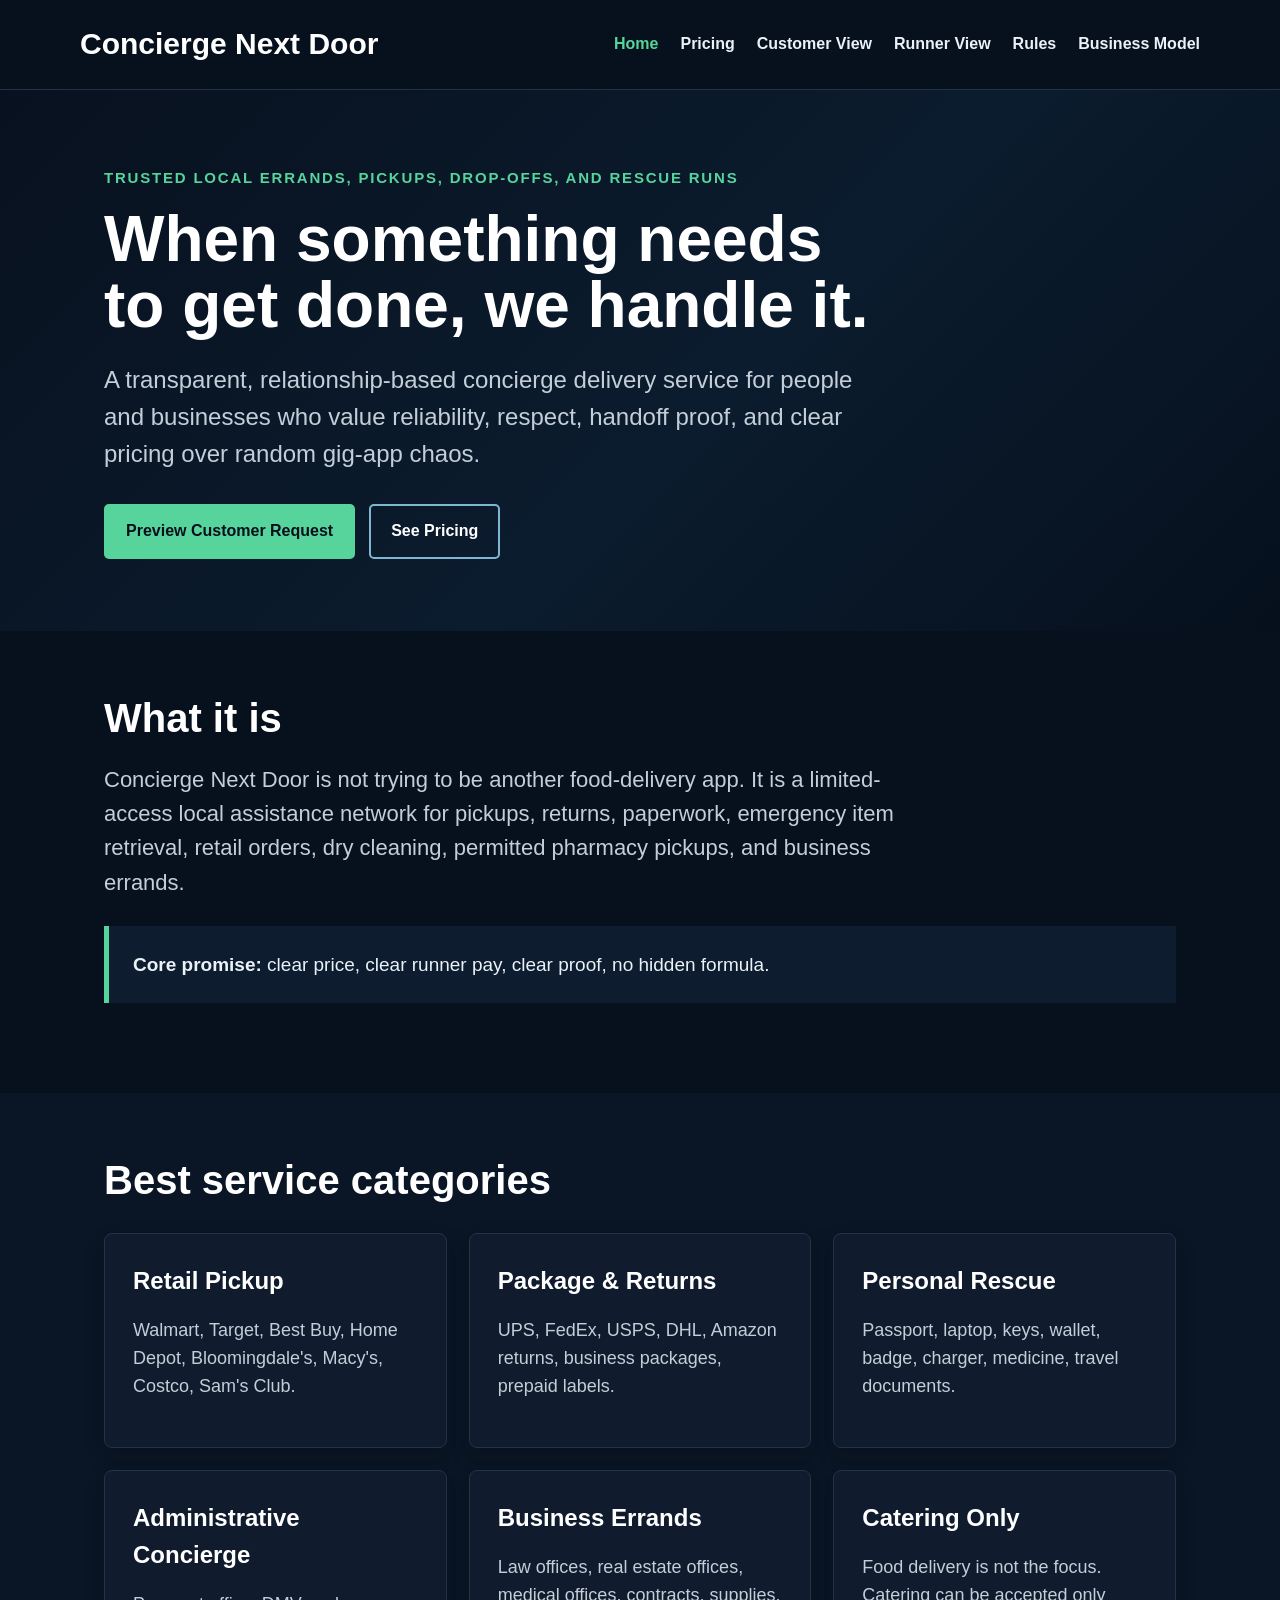
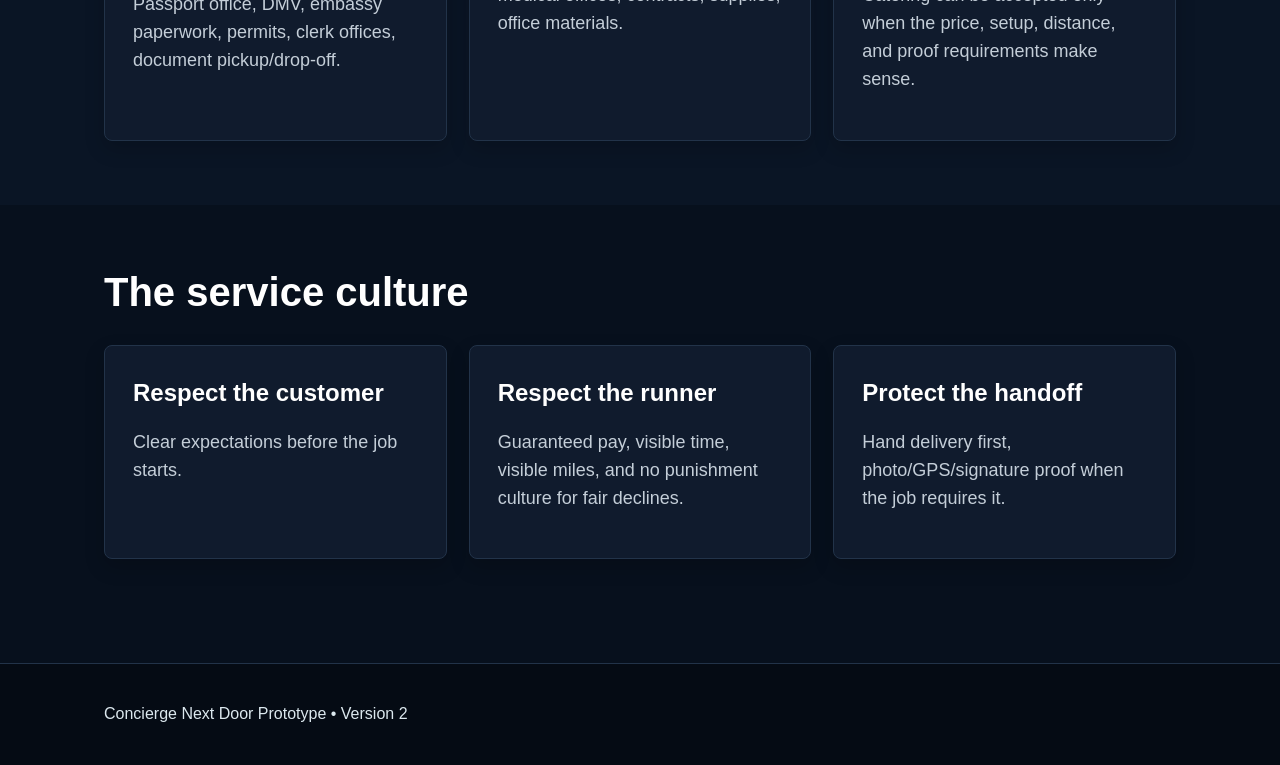
<file: index.html>
<!doctype html><html lang="en"><head><meta charset="utf-8"><meta name="viewport" content="width=device-width,initial-scale=1"><title>Concierge Next Door</title><link rel="stylesheet" href="styles.css"></head><body>
<header class="site-header"><div class="wrap nav"><a class="brand" href="index.html"><span class="logo"></span><span>Concierge Next Door</span></a><nav class="links"><a class="active" href="index.html">Home</a><a href="pricing.html">Pricing</a><a href="customer.html">Customer View</a><a href="driver.html">Runner View</a><a href="rules.html">Rules</a><a href="business.html">Business Model</a></nav></div></header>
<main><section class="hero"><div class="wrap"><div class="eyebrow">Trusted local errands, pickups, drop-offs, and rescue runs</div><h1>When something needs to get done, we handle it.</h1><p>A transparent, relationship-based concierge delivery service for people and businesses who value reliability, respect, handoff proof, and clear pricing over random gig-app chaos.</p><div class="buttons"><a class="btn primary" href="customer.html">Preview Customer Request</a><a class="btn" href="pricing.html">See Pricing</a></div></div></section>
<section class="section"><div class="wrap"><h2>What it is</h2><p class="lead">Concierge Next Door is not trying to be another food-delivery app. It is a limited-access local assistance network for pickups, returns, paperwork, emergency item retrieval, retail orders, dry cleaning, permitted pharmacy pickups, and business errands.</p><div class="callout"><strong>Core promise:</strong> clear price, clear runner pay, clear proof, no hidden formula.</div></div></section>
<section class="section soft"><div class="wrap"><h2>Best service categories</h2><div class="grid"><div class="card"><h3>Retail Pickup</h3><p>Walmart, Target, Best Buy, Home Depot, Bloomingdale's, Macy's, Costco, Sam's Club.</p></div><div class="card"><h3>Package & Returns</h3><p>UPS, FedEx, USPS, DHL, Amazon returns, business packages, prepaid labels.</p></div><div class="card"><h3>Personal Rescue</h3><p>Passport, laptop, keys, wallet, badge, charger, medicine, travel documents.</p></div><div class="card"><h3>Administrative Concierge</h3><p>Passport office, DMV, embassy paperwork, permits, clerk offices, document pickup/drop-off.</p></div><div class="card"><h3>Business Errands</h3><p>Law offices, real estate offices, medical offices, contracts, supplies, office materials.</p></div><div class="card"><h3>Catering Only</h3><p>Food delivery is not the focus. Catering can be accepted only when the price, setup, distance, and proof requirements make sense.</p></div></div></div></section>
<section class="section"><div class="wrap"><h2>The service culture</h2><div class="grid"><div class="card"><h3>Respect the customer</h3><p>Clear expectations before the job starts.</p></div><div class="card"><h3>Respect the runner</h3><p>Guaranteed pay, visible time, visible miles, and no punishment culture for fair declines.</p></div><div class="card"><h3>Protect the handoff</h3><p>Hand delivery first, photo/GPS/signature proof when the job requires it.</p></div></div></div></section></main><footer class="footer"><div class="wrap">Concierge Next Door Prototype • Version 2</div></footer></body></html>
</file>
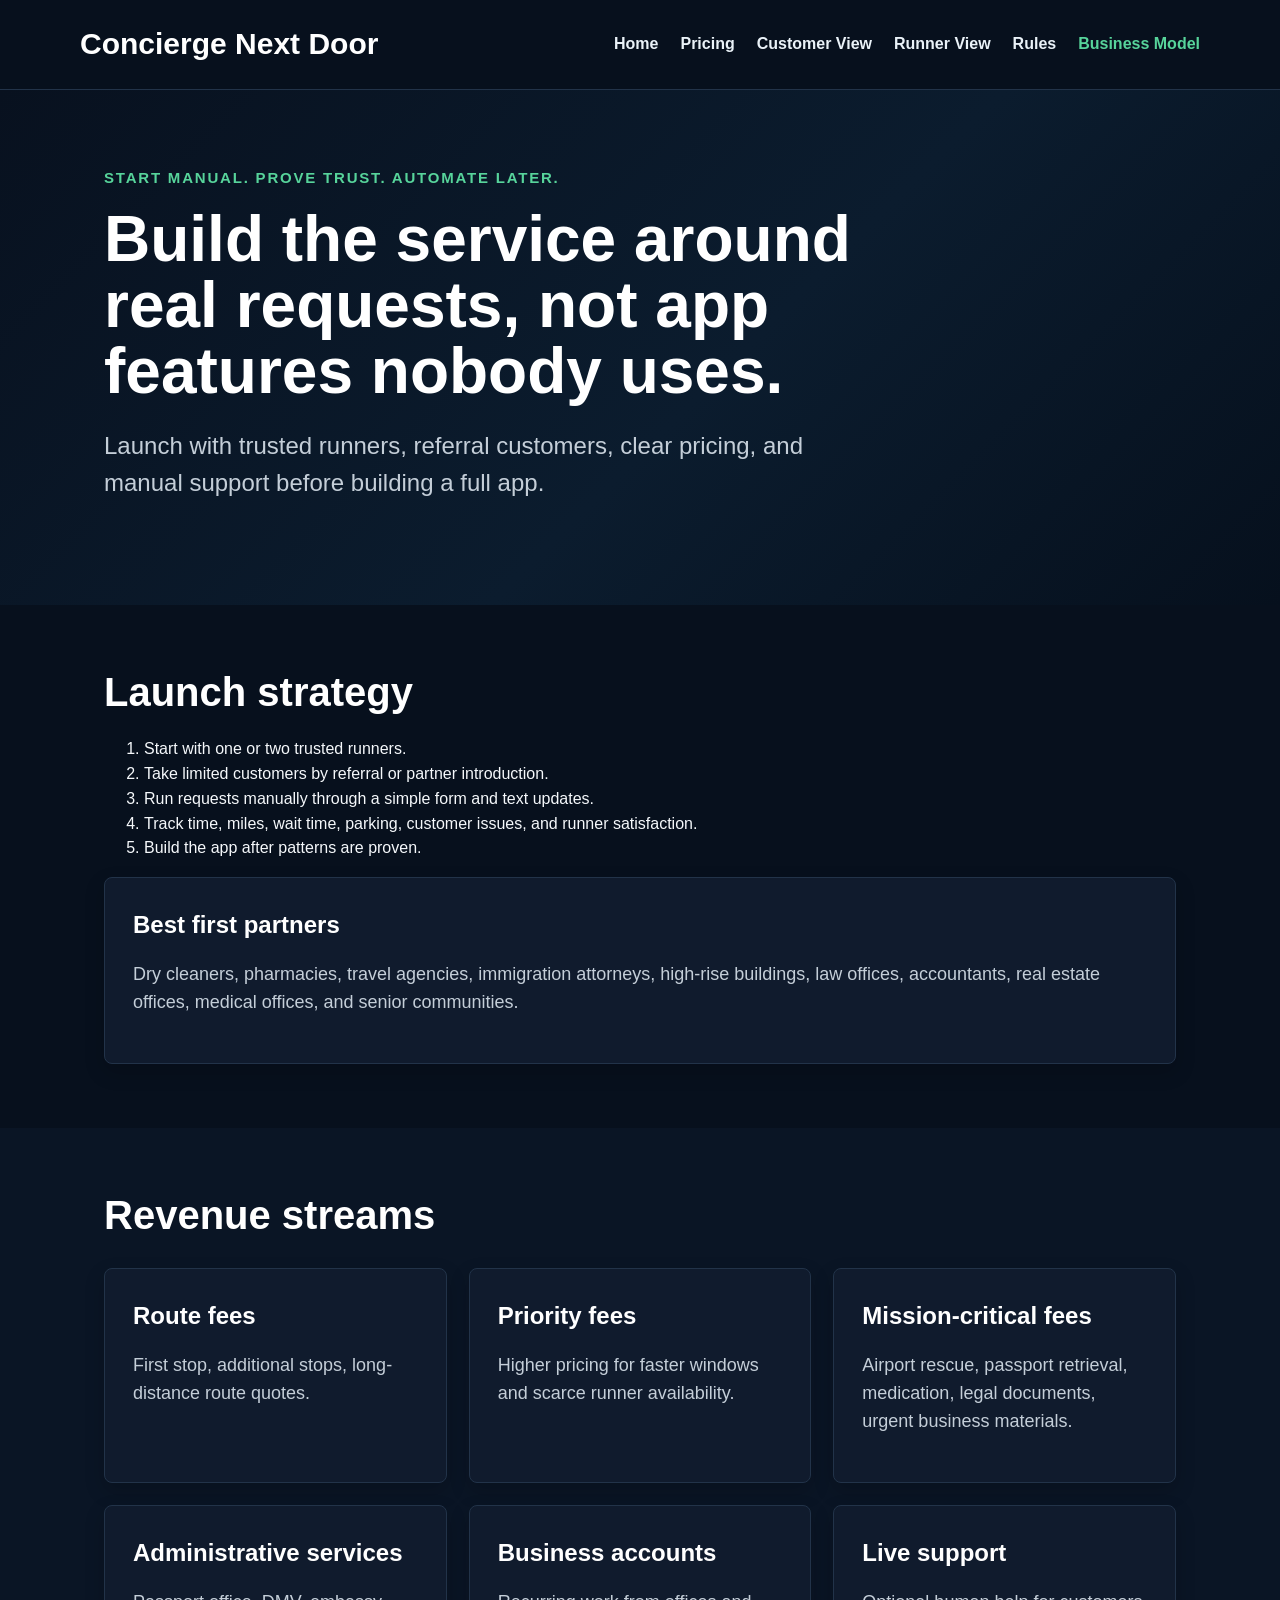
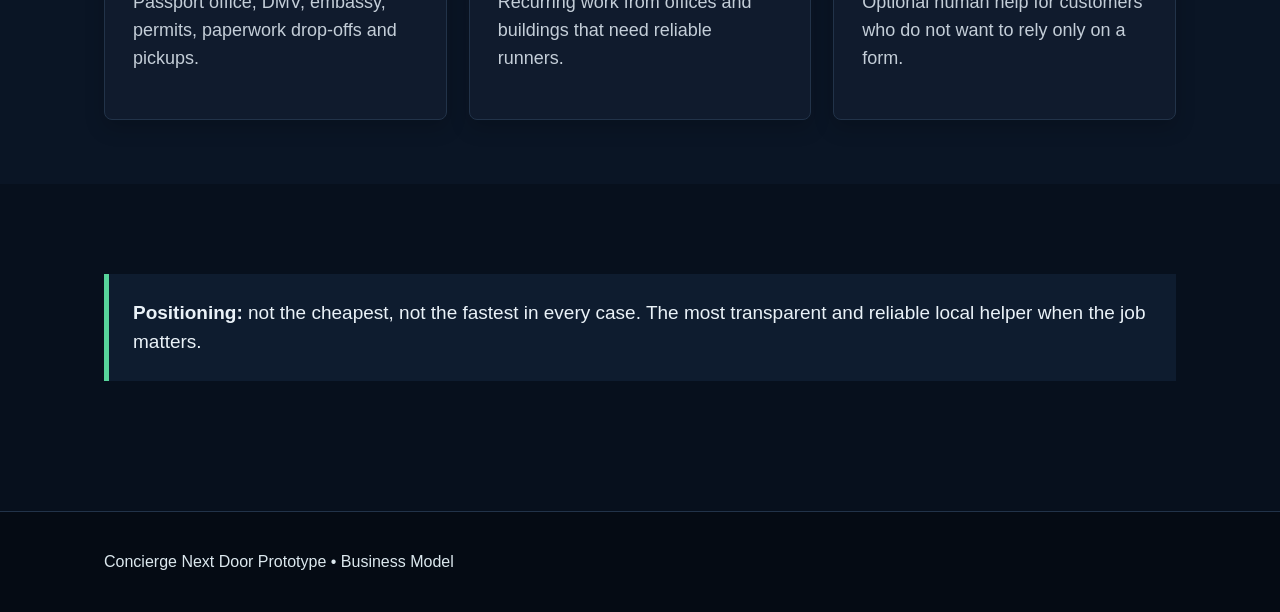
<file: business.html>
<!doctype html><html lang="en"><head><meta charset="utf-8"><meta name="viewport" content="width=device-width,initial-scale=1"><title>Business Model</title><link rel="stylesheet" href="styles.css"></head><body>
<header class="site-header"><div class="wrap nav"><a class="brand" href="index.html"><span class="logo"></span><span>Concierge Next Door</span></a><nav class="links"><a href="index.html">Home</a><a href="pricing.html">Pricing</a><a href="customer.html">Customer View</a><a href="driver.html">Runner View</a><a href="rules.html">Rules</a><a class="active" href="business.html">Business Model</a></nav></div></header>
<main><section class="hero"><div class="wrap"><div class="eyebrow">Start manual. Prove trust. Automate later.</div><h1>Build the service around real requests, not app features nobody uses.</h1><p>Launch with trusted runners, referral customers, clear pricing, and manual support before building a full app.</p></div></section>
<section class="section"><div class="wrap"><h2>Launch strategy</h2><ol class="lead"><li>Start with one or two trusted runners.</li><li>Take limited customers by referral or partner introduction.</li><li>Run requests manually through a simple form and text updates.</li><li>Track time, miles, wait time, parking, customer issues, and runner satisfaction.</li><li>Build the app after patterns are proven.</li></ol><div class="card"><h3>Best first partners</h3><p>Dry cleaners, pharmacies, travel agencies, immigration attorneys, high-rise buildings, law offices, accountants, real estate offices, medical offices, and senior communities.</p></div></div></section>
<section class="section soft"><div class="wrap"><h2>Revenue streams</h2><div class="grid"><div class="card"><h3>Route fees</h3><p>First stop, additional stops, long-distance route quotes.</p></div><div class="card"><h3>Priority fees</h3><p>Higher pricing for faster windows and scarce runner availability.</p></div><div class="card"><h3>Mission-critical fees</h3><p>Airport rescue, passport retrieval, medication, legal documents, urgent business materials.</p></div><div class="card"><h3>Administrative services</h3><p>Passport office, DMV, embassy, permits, paperwork drop-offs and pickups.</p></div><div class="card"><h3>Business accounts</h3><p>Recurring work from offices and buildings that need reliable runners.</p></div><div class="card"><h3>Live support</h3><p>Optional human help for customers who do not want to rely only on a form.</p></div></div></div></section>
<section class="section"><div class="wrap"><div class="callout"><strong>Positioning:</strong> not the cheapest, not the fastest in every case. The most transparent and reliable local helper when the job matters.</div></div></section></main><footer class="footer"><div class="wrap">Concierge Next Door Prototype • Business Model</div></footer></body></html>
</file>
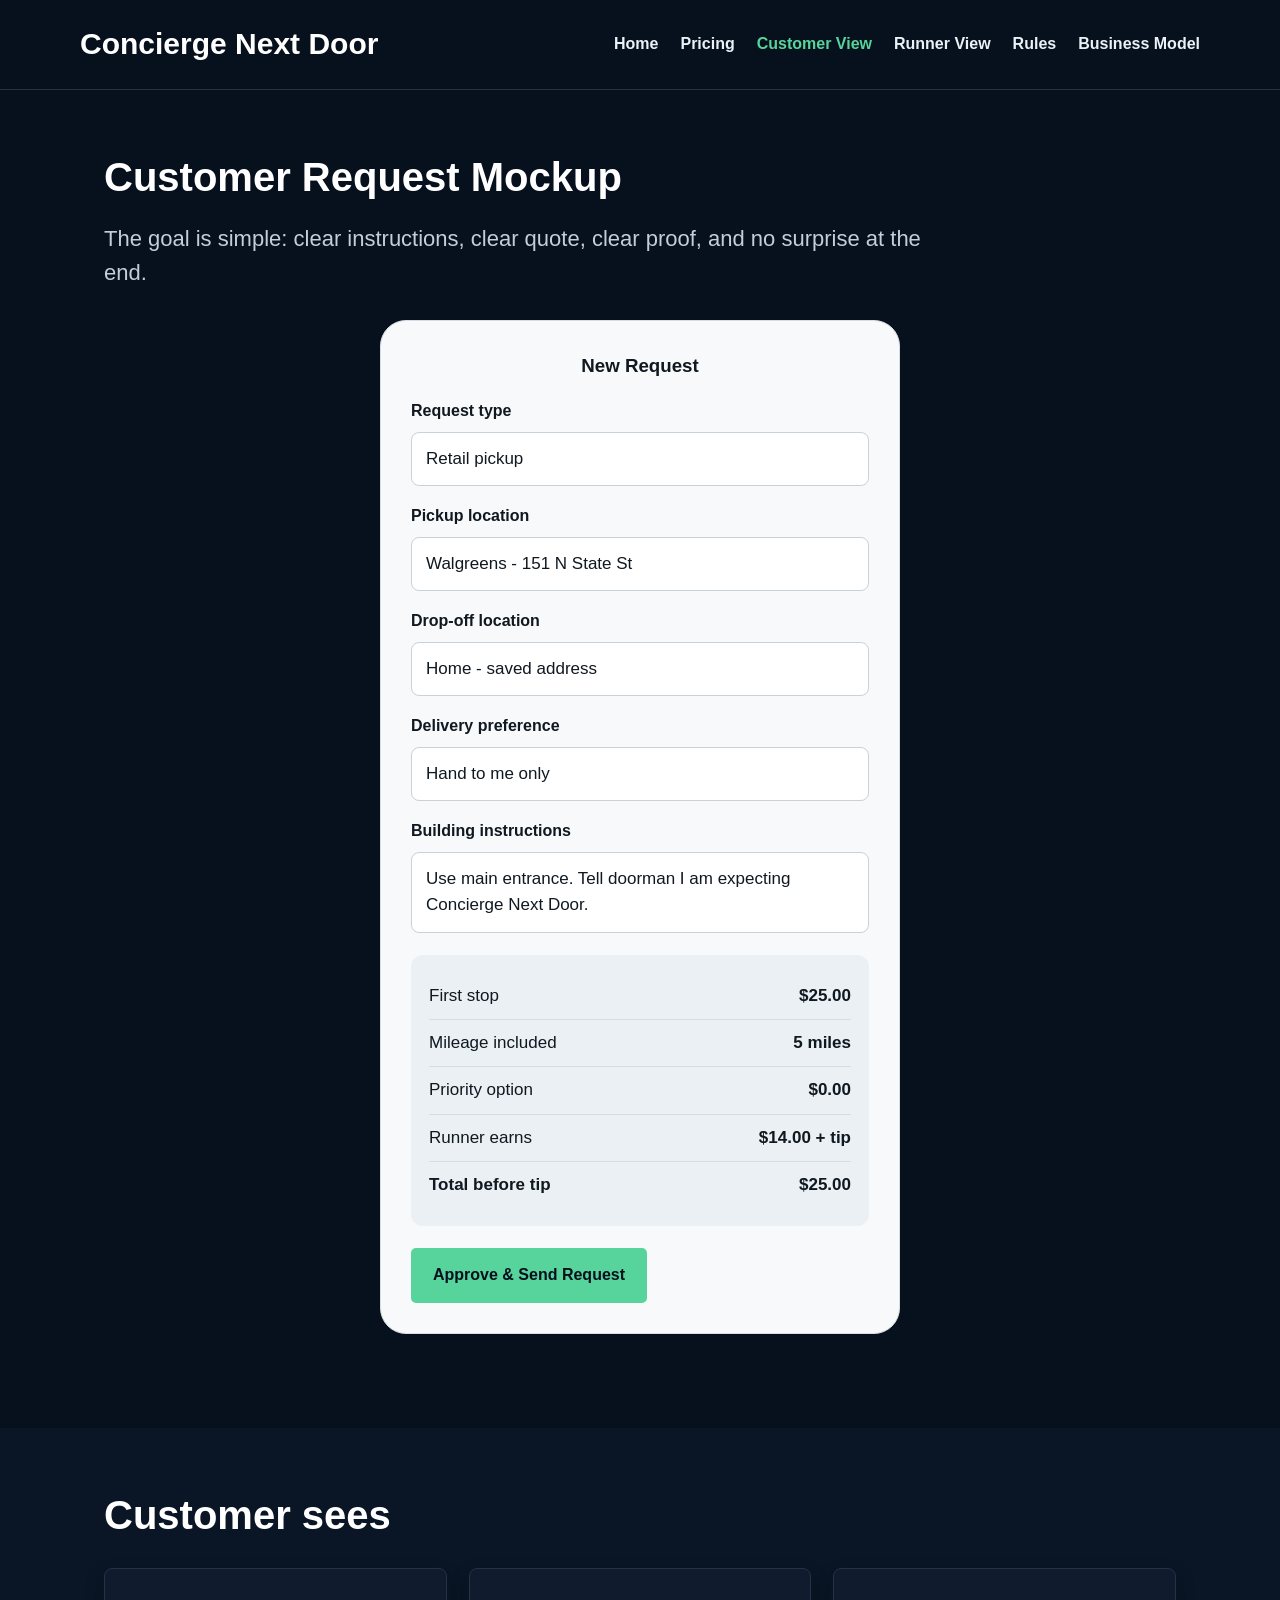
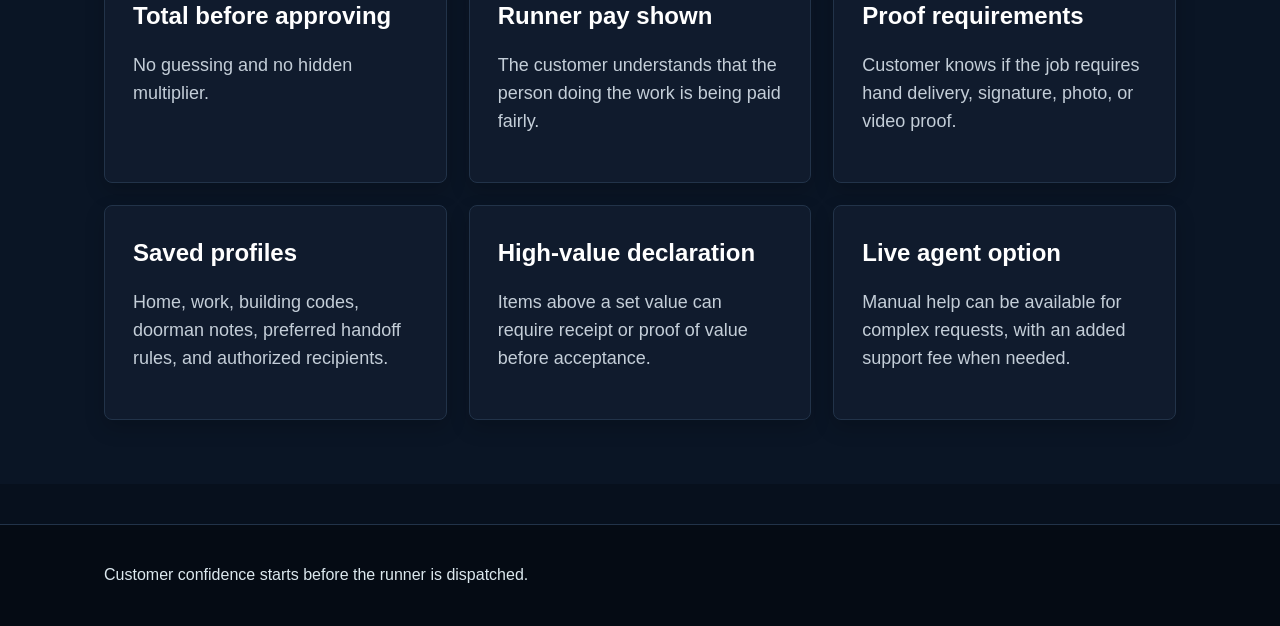
<file: customer.html>
<!doctype html><html lang="en"><head><meta charset="utf-8"><meta name="viewport" content="width=device-width,initial-scale=1"><title>Customer View</title><link rel="stylesheet" href="styles.css"></head><body>
<header class="site-header"><div class="wrap nav"><a class="brand" href="index.html"><span class="logo"></span><span>Concierge Next Door</span></a><nav class="links"><a href="index.html">Home</a><a href="pricing.html">Pricing</a><a class="active" href="customer.html">Customer View</a><a href="driver.html">Runner View</a><a href="rules.html">Rules</a><a href="business.html">Business Model</a></nav></div></header>
<main><section class="section"><div class="wrap"><h2>Customer Request Mockup</h2><p class="lead">The goal is simple: clear instructions, clear quote, clear proof, and no surprise at the end.</p><div class="phone"><h3>New Request</h3><div class="field"><label>Request type</label><div class="input">Retail pickup</div></div><div class="field"><label>Pickup location</label><div class="input">Walgreens - 151 N State St</div></div><div class="field"><label>Drop-off location</label><div class="input">Home - saved address</div></div><div class="field"><label>Delivery preference</label><div class="input">Hand to me only</div></div><div class="field"><label>Building instructions</label><div class="input">Use main entrance. Tell doorman I am expecting Concierge Next Door.</div></div><div class="receipt"><div class="row"><span>First stop</span><strong>$25.00</strong></div><div class="row"><span>Mileage included</span><strong>5 miles</strong></div><div class="row"><span>Priority option</span><strong>$0.00</strong></div><div class="row"><span>Runner earns</span><strong>$14.00 + tip</strong></div><div class="row"><span>Total before tip</span><strong>$25.00</strong></div></div><a class="btn primary" href="driver.html">Approve & Send Request</a></div></div></section>
<section class="section soft"><div class="wrap"><h2>Customer sees</h2><div class="grid"><div class="card"><h3>Total before approving</h3><p>No guessing and no hidden multiplier.</p></div><div class="card"><h3>Runner pay shown</h3><p>The customer understands that the person doing the work is being paid fairly.</p></div><div class="card"><h3>Proof requirements</h3><p>Customer knows if the job requires hand delivery, signature, photo, or video proof.</p></div><div class="card"><h3>Saved profiles</h3><p>Home, work, building codes, doorman notes, preferred handoff rules, and authorized recipients.</p></div><div class="card"><h3>High-value declaration</h3><p>Items above a set value can require receipt or proof of value before acceptance.</p></div><div class="card"><h3>Live agent option</h3><p>Manual help can be available for complex requests, with an added support fee when needed.</p></div></div></div></section></main><footer class="footer"><div class="wrap">Customer confidence starts before the runner is dispatched.</div></footer></body></html>
</file>
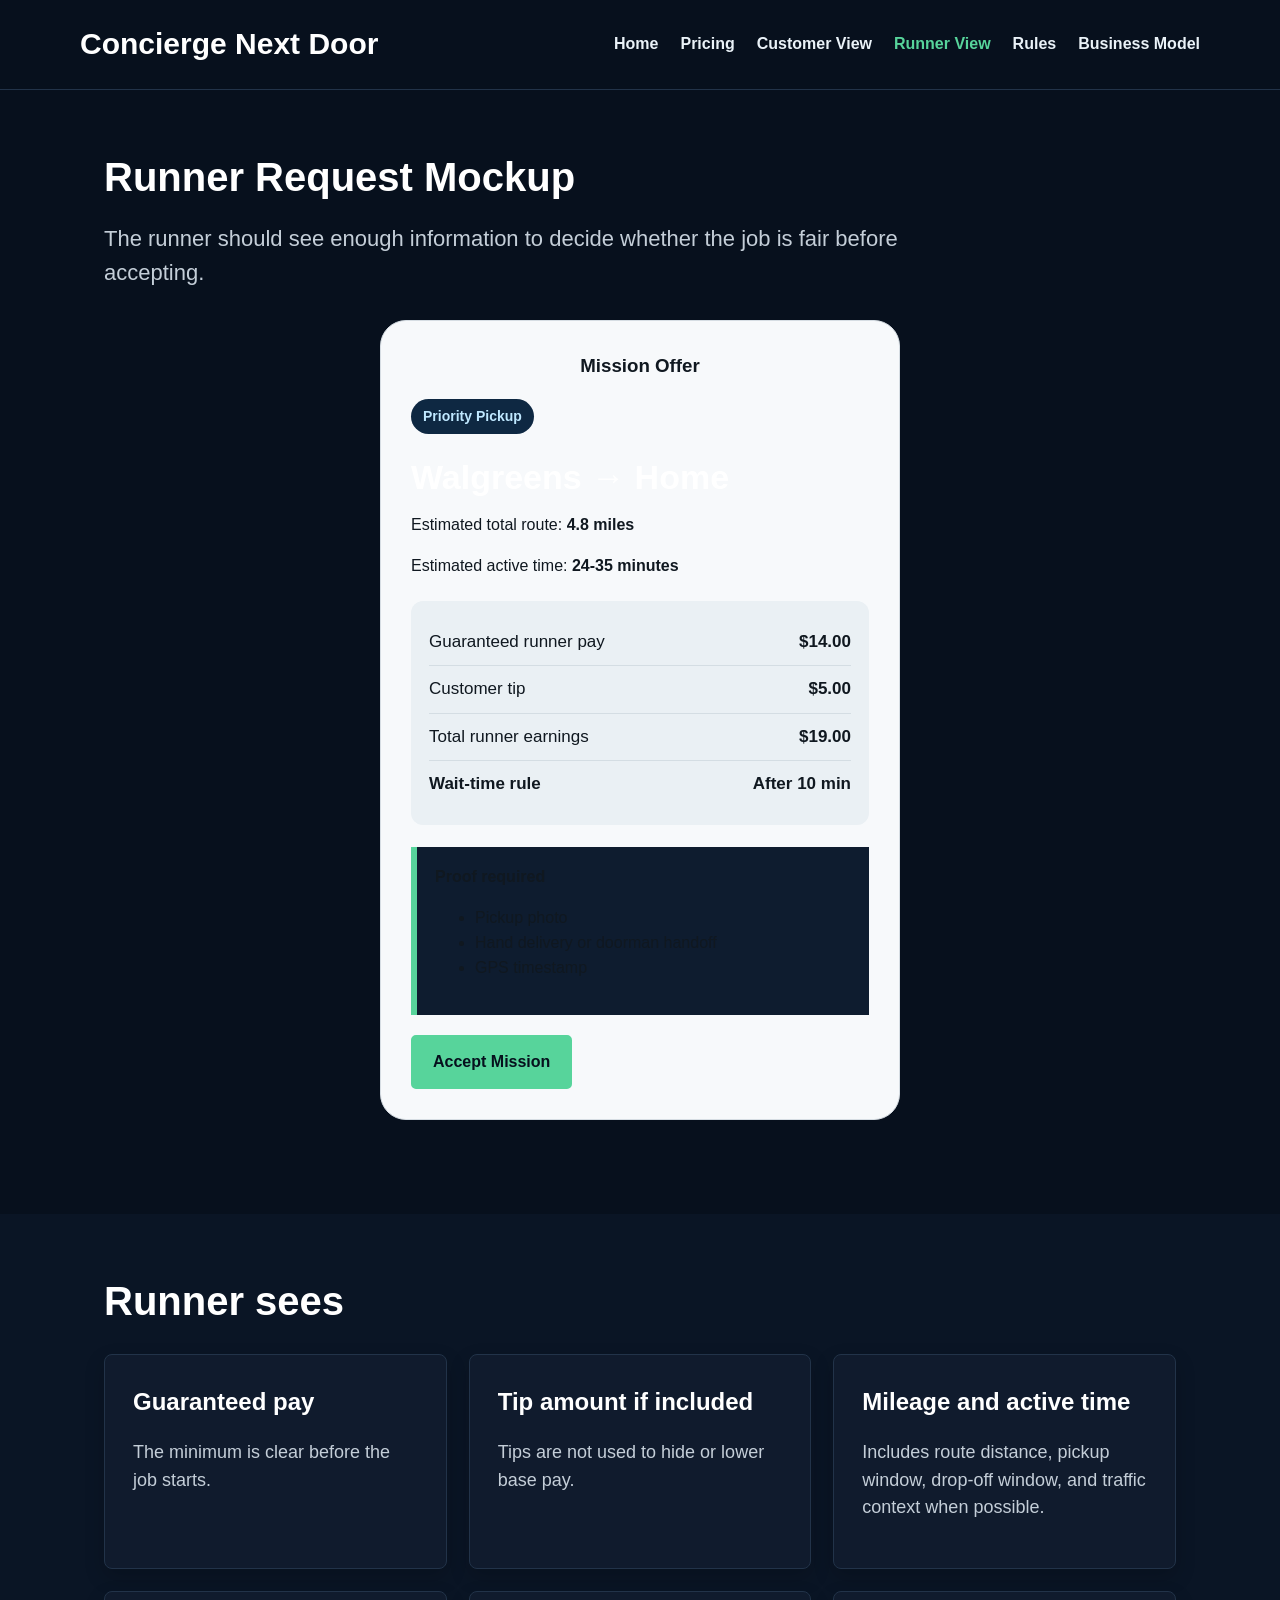
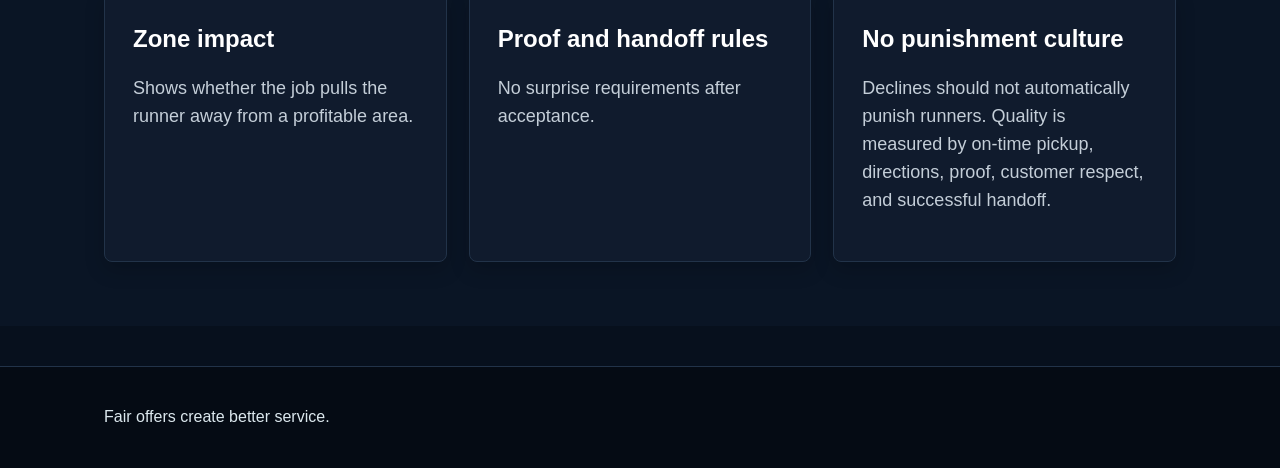
<file: driver.html>
<!doctype html><html lang="en"><head><meta charset="utf-8"><meta name="viewport" content="width=device-width,initial-scale=1"><title>Runner View</title><link rel="stylesheet" href="styles.css"></head><body>
<header class="site-header"><div class="wrap nav"><a class="brand" href="index.html"><span class="logo"></span><span>Concierge Next Door</span></a><nav class="links"><a href="index.html">Home</a><a href="pricing.html">Pricing</a><a href="customer.html">Customer View</a><a class="active" href="driver.html">Runner View</a><a href="rules.html">Rules</a><a href="business.html">Business Model</a></nav></div></header>
<main><section class="section"><div class="wrap"><h2>Runner Request Mockup</h2><p class="lead">The runner should see enough information to decide whether the job is fair before accepting.</p><div class="phone"><h3>Mission Offer</h3><span class="pill">Priority Pickup</span><h2 style="font-size:34px;margin:24px 0 10px">Walgreens → Home</h2><p>Estimated total route: <strong>4.8 miles</strong></p><p>Estimated active time: <strong>24-35 minutes</strong></p><div class="receipt"><div class="row"><span>Guaranteed runner pay</span><strong>$14.00</strong></div><div class="row"><span>Customer tip</span><strong>$5.00</strong></div><div class="row"><span>Total runner earnings</span><strong>$19.00</strong></div><div class="row"><span>Wait-time rule</span><strong>After 10 min</strong></div></div><div class="mission"><strong>Proof required</strong><ul><li>Pickup photo</li><li>Hand delivery or doorman handoff</li><li>GPS timestamp</li></ul></div><a class="btn primary" href="rules.html">Accept Mission</a></div></div></section>
<section class="section soft"><div class="wrap"><h2>Runner sees</h2><div class="grid"><div class="card"><h3>Guaranteed pay</h3><p>The minimum is clear before the job starts.</p></div><div class="card"><h3>Tip amount if included</h3><p>Tips are not used to hide or lower base pay.</p></div><div class="card"><h3>Mileage and active time</h3><p>Includes route distance, pickup window, drop-off window, and traffic context when possible.</p></div><div class="card"><h3>Zone impact</h3><p>Shows whether the job pulls the runner away from a profitable area.</p></div><div class="card"><h3>Proof and handoff rules</h3><p>No surprise requirements after acceptance.</p></div><div class="card"><h3>No punishment culture</h3><p>Declines should not automatically punish runners. Quality is measured by on-time pickup, directions, proof, customer respect, and successful handoff.</p></div></div></div></section></main><footer class="footer"><div class="wrap">Fair offers create better service.</div></footer></body></html>
</file>
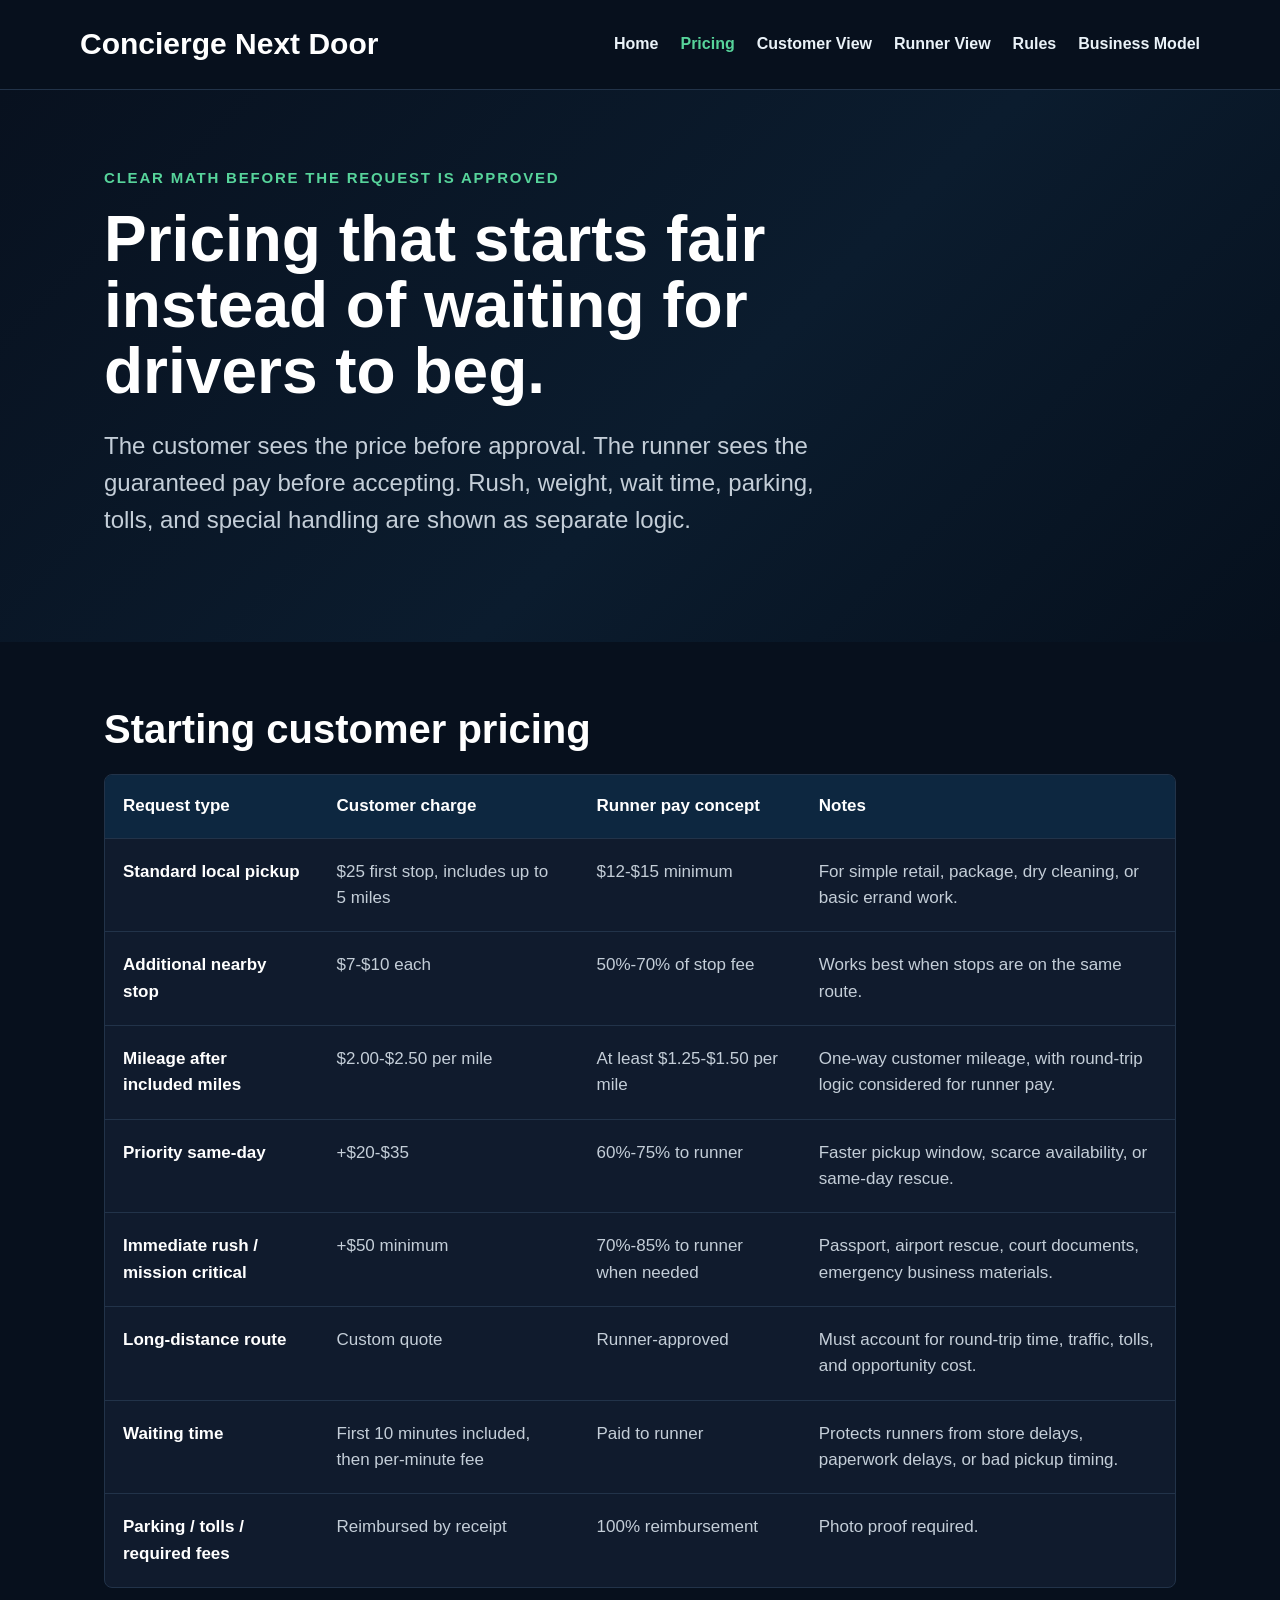
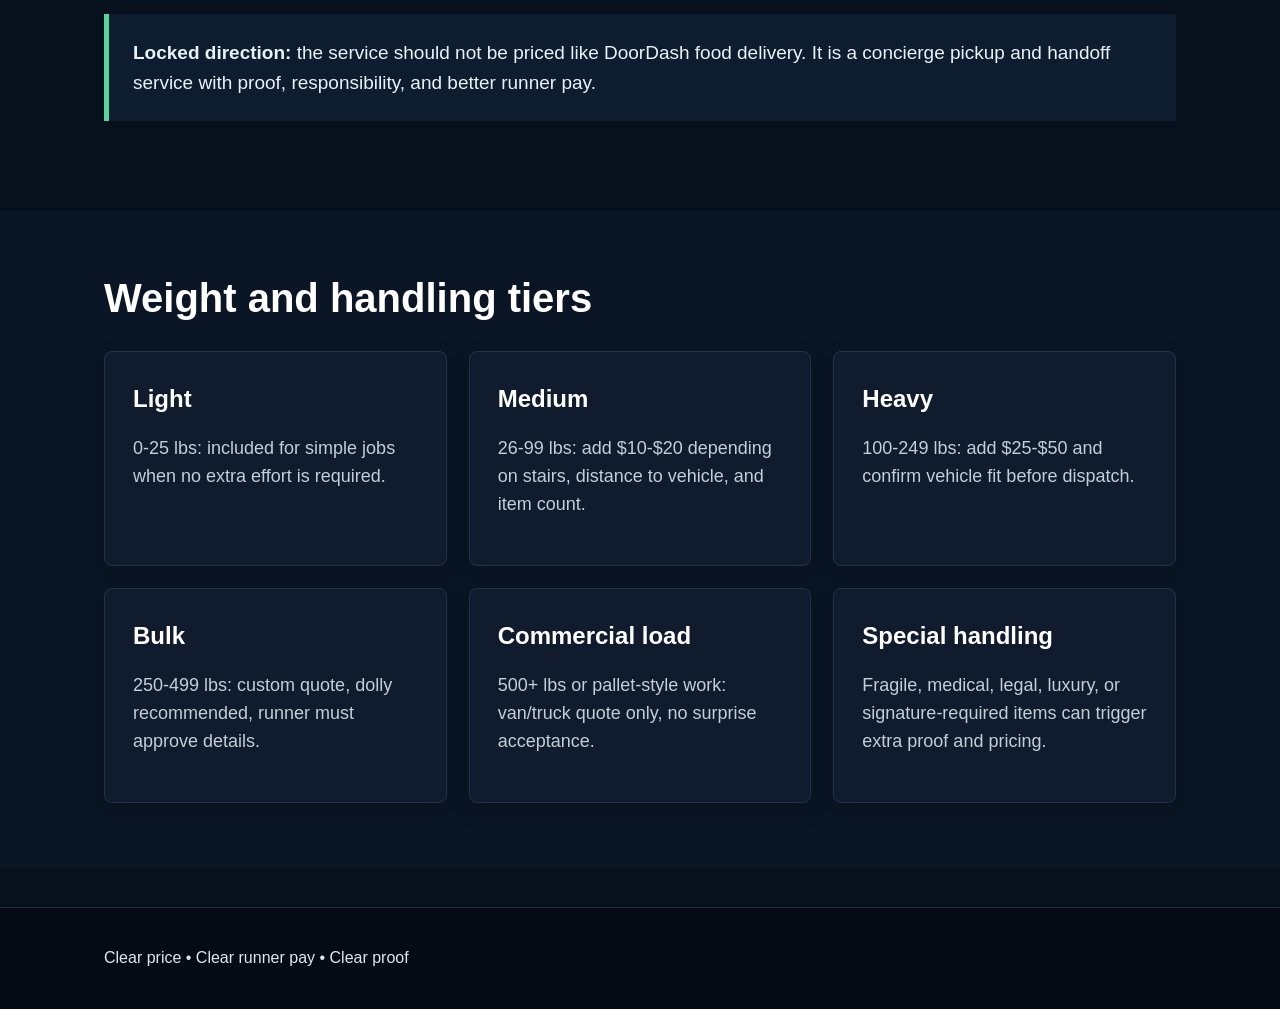
<file: pricing.html>
<!doctype html><html lang="en"><head><meta charset="utf-8"><meta name="viewport" content="width=device-width,initial-scale=1"><title>Pricing Framework</title><link rel="stylesheet" href="styles.css"></head><body>
<header class="site-header"><div class="wrap nav"><a class="brand" href="index.html"><span class="logo"></span><span>Concierge Next Door</span></a><nav class="links"><a href="index.html">Home</a><a class="active" href="pricing.html">Pricing</a><a href="customer.html">Customer View</a><a href="driver.html">Runner View</a><a href="rules.html">Rules</a><a href="business.html">Business Model</a></nav></div></header>
<main><section class="hero"><div class="wrap"><div class="eyebrow">Clear math before the request is approved</div><h1>Pricing that starts fair instead of waiting for drivers to beg.</h1><p>The customer sees the price before approval. The runner sees the guaranteed pay before accepting. Rush, weight, wait time, parking, tolls, and special handling are shown as separate logic.</p></div></section>
<section class="section"><div class="wrap"><h2>Starting customer pricing</h2><div class="table-wrap"><table class="pricing-table"><tr><th>Request type</th><th>Customer charge</th><th>Runner pay concept</th><th>Notes</th></tr><tr><td>Standard local pickup</td><td>$25 first stop, includes up to 5 miles</td><td>$12-$15 minimum</td><td>For simple retail, package, dry cleaning, or basic errand work.</td></tr><tr><td>Additional nearby stop</td><td>$7-$10 each</td><td>50%-70% of stop fee</td><td>Works best when stops are on the same route.</td></tr><tr><td>Mileage after included miles</td><td>$2.00-$2.50 per mile</td><td>At least $1.25-$1.50 per mile</td><td>One-way customer mileage, with round-trip logic considered for runner pay.</td></tr><tr><td>Priority same-day</td><td>+$20-$35</td><td>60%-75% to runner</td><td>Faster pickup window, scarce availability, or same-day rescue.</td></tr><tr><td>Immediate rush / mission critical</td><td>+$50 minimum</td><td>70%-85% to runner when needed</td><td>Passport, airport rescue, court documents, emergency business materials.</td></tr><tr><td>Long-distance route</td><td>Custom quote</td><td>Runner-approved</td><td>Must account for round-trip time, traffic, tolls, and opportunity cost.</td></tr><tr><td>Waiting time</td><td>First 10 minutes included, then per-minute fee</td><td>Paid to runner</td><td>Protects runners from store delays, paperwork delays, or bad pickup timing.</td></tr><tr><td>Parking / tolls / required fees</td><td>Reimbursed by receipt</td><td>100% reimbursement</td><td>Photo proof required.</td></tr></table></div><div class="callout"><strong>Locked direction:</strong> the service should not be priced like DoorDash food delivery. It is a concierge pickup and handoff service with proof, responsibility, and better runner pay.</div></div></section>
<section class="section soft"><div class="wrap"><h2>Weight and handling tiers</h2><div class="grid"><div class="card"><h3>Light</h3><p>0-25 lbs: included for simple jobs when no extra effort is required.</p></div><div class="card"><h3>Medium</h3><p>26-99 lbs: add $10-$20 depending on stairs, distance to vehicle, and item count.</p></div><div class="card"><h3>Heavy</h3><p>100-249 lbs: add $25-$50 and confirm vehicle fit before dispatch.</p></div><div class="card"><h3>Bulk</h3><p>250-499 lbs: custom quote, dolly recommended, runner must approve details.</p></div><div class="card"><h3>Commercial load</h3><p>500+ lbs or pallet-style work: van/truck quote only, no surprise acceptance.</p></div><div class="card"><h3>Special handling</h3><p>Fragile, medical, legal, luxury, or signature-required items can trigger extra proof and pricing.</p></div></div></div></section></main><footer class="footer"><div class="wrap">Clear price • Clear runner pay • Clear proof</div></footer></body></html>
</file>
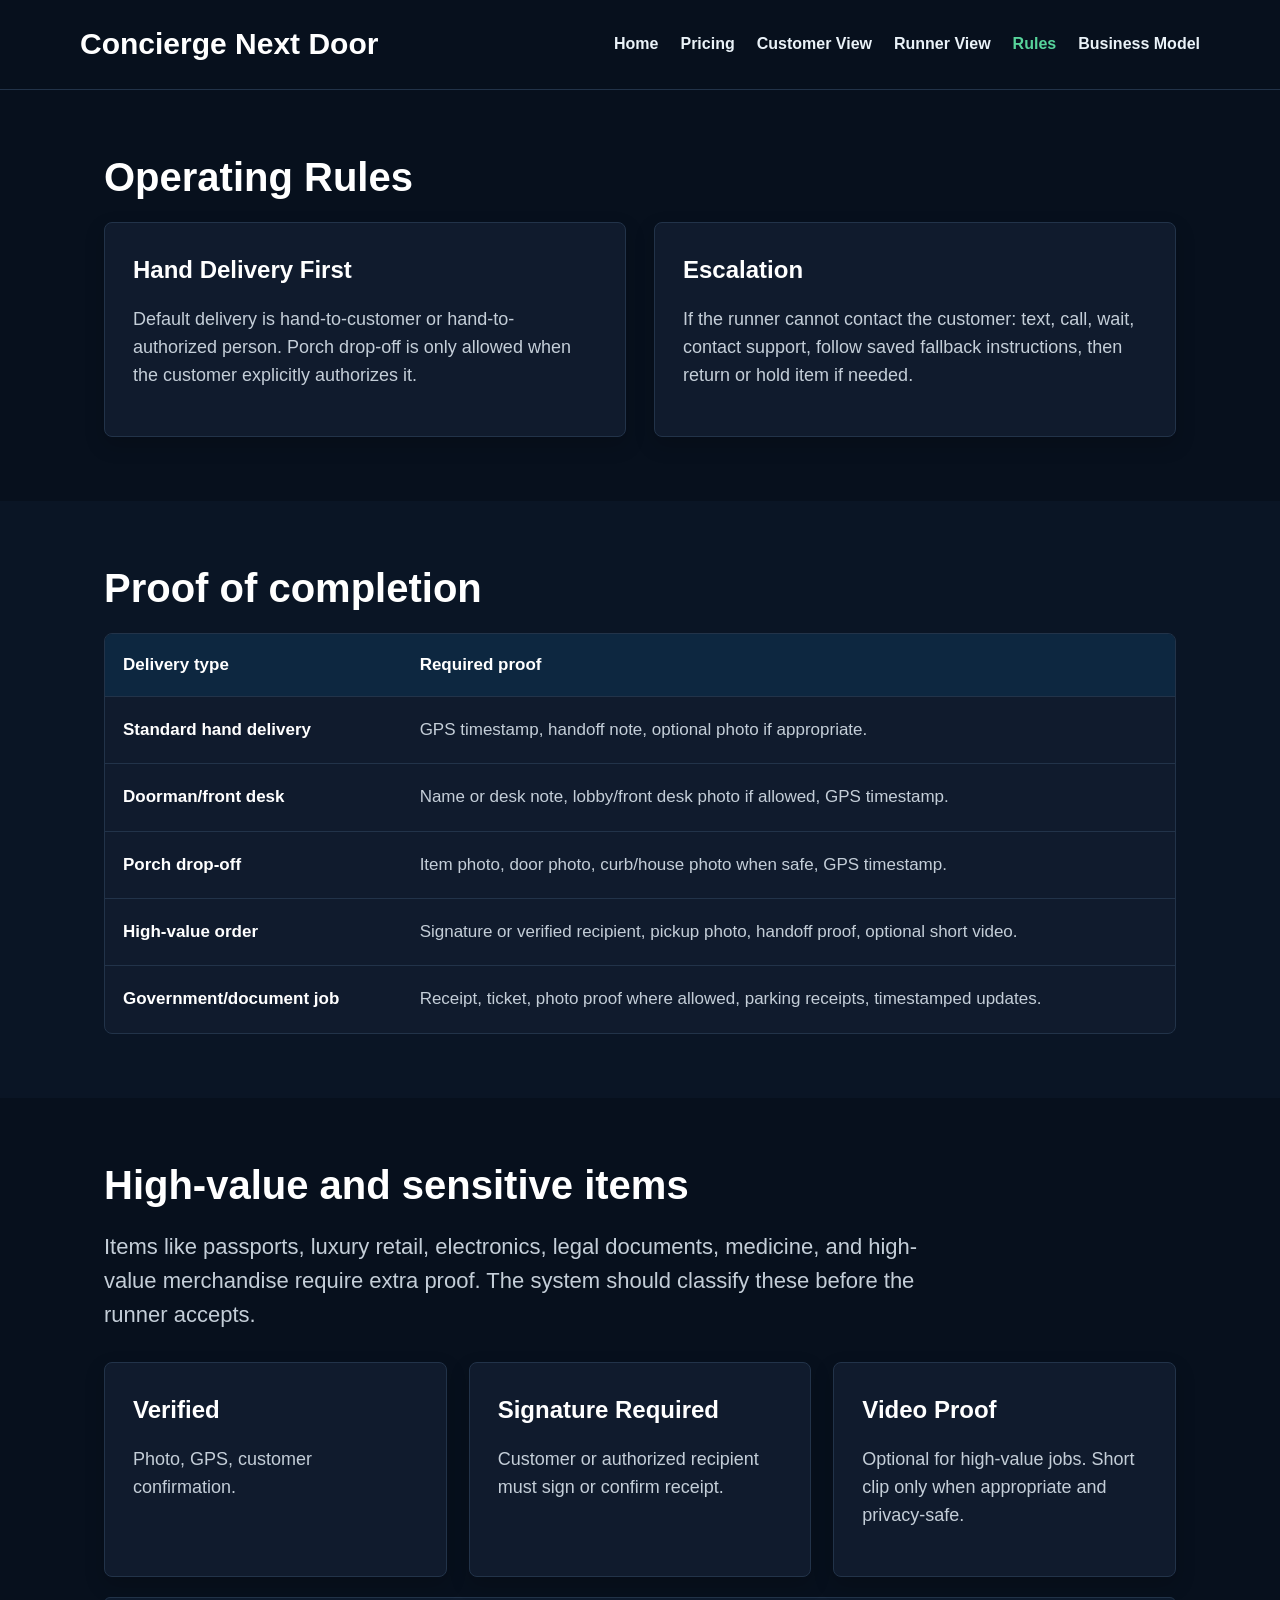
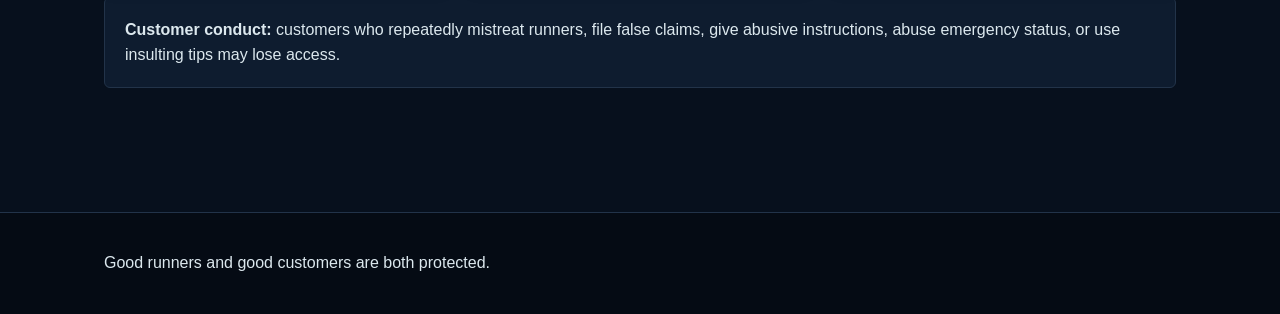
<file: rules.html>
<!doctype html><html lang="en"><head><meta charset="utf-8"><meta name="viewport" content="width=device-width,initial-scale=1"><title>Operating Rules</title><link rel="stylesheet" href="styles.css"></head><body>
<header class="site-header"><div class="wrap nav"><a class="brand" href="index.html"><span class="logo"></span><span>Concierge Next Door</span></a><nav class="links"><a href="index.html">Home</a><a href="pricing.html">Pricing</a><a href="customer.html">Customer View</a><a href="driver.html">Runner View</a><a class="active" href="rules.html">Rules</a><a href="business.html">Business Model</a></nav></div></header>
<main><section class="section"><div class="wrap"><h2>Operating Rules</h2><div class="two"><div class="card"><h3>Hand Delivery First</h3><p>Default delivery is hand-to-customer or hand-to-authorized person. Porch drop-off is only allowed when the customer explicitly authorizes it.</p></div><div class="card"><h3>Escalation</h3><p>If the runner cannot contact the customer: text, call, wait, contact support, follow saved fallback instructions, then return or hold item if needed.</p></div></div></div></section>
<section class="section soft"><div class="wrap"><h2>Proof of completion</h2><div class="table-wrap"><table class="pricing-table"><tr><th>Delivery type</th><th>Required proof</th></tr><tr><td>Standard hand delivery</td><td>GPS timestamp, handoff note, optional photo if appropriate.</td></tr><tr><td>Doorman/front desk</td><td>Name or desk note, lobby/front desk photo if allowed, GPS timestamp.</td></tr><tr><td>Porch drop-off</td><td>Item photo, door photo, curb/house photo when safe, GPS timestamp.</td></tr><tr><td>High-value order</td><td>Signature or verified recipient, pickup photo, handoff proof, optional short video.</td></tr><tr><td>Government/document job</td><td>Receipt, ticket, photo proof where allowed, parking receipts, timestamped updates.</td></tr></table></div></div></section>
<section class="section"><div class="wrap"><h2>High-value and sensitive items</h2><p class="lead">Items like passports, luxury retail, electronics, legal documents, medicine, and high-value merchandise require extra proof. The system should classify these before the runner accepts.</p><div class="grid"><div class="card"><h3>Verified</h3><p>Photo, GPS, customer confirmation.</p></div><div class="card"><h3>Signature Required</h3><p>Customer or authorized recipient must sign or confirm receipt.</p></div><div class="card"><h3>Video Proof</h3><p>Optional for high-value jobs. Short clip only when appropriate and privacy-safe.</p></div></div><div class="notice"><strong>Customer conduct:</strong> customers who repeatedly mistreat runners, file false claims, give abusive instructions, abuse emergency status, or use insulting tips may lose access.</div></div></section></main><footer class="footer"><div class="wrap">Good runners and good customers are both protected.</div></footer></body></html>
</file>
<file: styles.css>
:root{
  --navy:#073f5a;
  --navy-dark:#06111f;
  --ink:#f5f8fb;
  --muted:#c4ced8;
  --line:#223349;
  --panel:#101b2d;
  --panel2:#0c1728;
  --green:#57d49b;
  --white:#fff;
}
*{box-sizing:border-box}
html,body{margin:0;width:100%;max-width:100%;overflow-x:hidden}
body{font-family:Arial,Helvetica,sans-serif;color:var(--ink);background:#07101d;line-height:1.55}
a{color:inherit;text-decoration:none}
.site-header{background:#07101d;border-bottom:1px solid var(--line);position:sticky;top:0;z-index:5}
.wrap{width:100%;max-width:1120px;margin:0 auto;padding:0 24px}
.nav{display:flex;align-items:center;justify-content:space-between;padding:24px 0;gap:24px}
.brand{display:flex;align-items:center;gap:12px;font-size:30px;font-weight:800;color:#fff;line-height:1.15}
.logo{display:none}
.links{display:flex;gap:22px;flex-wrap:wrap;color:#eaf2f8;font-weight:700}
.links a{padding:8px 0;border-bottom:0}
.links a:hover,.links a.active{color:var(--green);border-bottom:0}
.hero{padding:76px 0 72px;background:linear-gradient(135deg,#08111f 0%,#0b1c2e 56%,#06101d 100%)}
.eyebrow{text-transform:uppercase;letter-spacing:.12em;color:var(--green);font-size:15px;font-weight:800}
.hero h1{font-size:64px;line-height:1.03;margin:18px 0 22px;max-width:770px;color:#fff}
.hero p{font-size:24px;color:var(--muted);max-width:760px;margin:0 0 32px}
.buttons{display:flex;gap:14px;flex-wrap:wrap}.btn{display:inline-block;border:2px solid #7fb7d0;border-radius:5px;padding:13px 20px;font-weight:800;color:#fff}.btn.primary{background:var(--green);border-color:var(--green);color:#06101d}.section{padding:64px 0;background:#07101d}.section.soft,.soft{background:#0a1525}.section h2{font-size:40px;line-height:1.15;margin:0 0 22px;color:#fff}.section p.lead{font-size:22px;color:var(--muted);max-width:820px}.grid{display:grid;grid-template-columns:repeat(3,1fr);gap:22px;margin-top:30px}.card{border:1px solid var(--line);background:var(--panel);border-radius:8px;padding:28px;box-shadow:0 8px 20px rgba(0,0,0,.18)}.card h3{font-size:24px;margin:0 0 12px;color:#fff}.card p,.card li{color:var(--muted);font-size:18px}.table-wrap{overflow-x:auto;border:1px solid var(--line);border-radius:8px;background:var(--panel)}.pricing-table{width:100%;border-collapse:collapse;min-width:780px}.pricing-table th{background:#0d2740;color:#fff;text-align:left;padding:18px;font-size:17px}.pricing-table td{padding:20px 18px;border-top:1px solid var(--line);vertical-align:top;font-size:17px;color:var(--muted)}.pricing-table td:first-child{font-weight:800;color:#fff}.callout{border-left:5px solid var(--green);background:#0e1c2f;padding:24px;margin:26px 0;font-size:19px;color:#eaf2f8}.phone{max-width:520px;margin:30px auto;background:#f7f9fb;border:1px solid #d6dde3;border-radius:26px;padding:30px;color:#101820}.phone h3{text-align:center;margin-top:0}.field{margin:18px 0}.field label{display:block;font-weight:800;margin-bottom:8px}.input{border:1px solid #c9d2d9;border-radius:8px;padding:13px 14px;background:#fff;font-size:17px}.receipt{background:#eaf0f4;border-radius:12px;padding:18px;margin:22px 0}.row{display:flex;justify-content:space-between;border-bottom:1px solid #d4dde3;padding:10px 0;font-size:17px}.row:last-child{border-bottom:0;font-weight:800}.mission{border-left:6px solid var(--green);background:#0e1c2f;padding:18px;margin:20px 0}.footer{background:#050b14;color:#dce8ee;padding:38px 0;margin-top:40px;border-top:1px solid var(--line)}.footer a{color:#fff}.two{display:grid;grid-template-columns:1fr 1fr;gap:28px}.pill{display:inline-block;background:#0e2842;color:#bfe8ff;padding:7px 12px;border-radius:999px;font-weight:800;font-size:14px}.notice{background:#0e1c2f;border:1px solid var(--line);padding:20px;border-radius:6px;margin:20px 0;color:#dce8ee}
img,svg,video{max-width:100%;height:auto}.hero h1,.section h2,.card h3,.lead,p,li,a{overflow-wrap:anywhere}
@media(max-width:800px){.wrap{padding:0 20px}.nav{display:block}.brand{margin-bottom:18px}.links{gap:18px}.hero{padding:54px 0}.hero h1{font-size:46px}.hero p{font-size:20px}.grid,.two{grid-template-columns:1fr}.section h2{font-size:34px}.card{padding:24px}}
@media(max-width:600px){.wrap{padding-left:20px;padding-right:20px}.nav{padding:22px 0}.brand{font-size:26px;margin-bottom:18px}.links{display:grid;grid-template-columns:1fr 1fr;gap:12px 18px;font-size:16px;line-height:1.2}.links a{padding:2px 0}.hero{padding:42px 0 48px}.eyebrow{font-size:13px;letter-spacing:.09em;line-height:1.45}.hero h1{font-size:clamp(36px,11vw,46px);line-height:1.06;margin:16px 0 18px;max-width:100%}.hero p{font-size:19px;line-height:1.6;max-width:100%}.hero .buttons{display:flex;flex-direction:column;align-items:stretch;gap:12px;max-width:100%}.hero .btn{display:block;width:100%;max-width:100%;text-align:center;white-space:normal}.section{padding:48px 0}.section h2{font-size:32px;line-height:1.2}.section p.lead{font-size:19px;line-height:1.65}.grid{gap:16px;margin-top:24px}.card{padding:22px;border-radius:8px}.card h3{font-size:22px}.card p,.card li{font-size:17px;line-height:1.6}.phone{width:100%;max-width:100%;border-radius:22px;padding:22px 18px}.row{gap:16px;font-size:16px;align-items:flex-start}.row span:first-child{max-width:58%}.pricing-table{min-width:640px}.footer{font-size:14px;line-height:1.5}}
@media(max-width:380px){.wrap{padding-left:16px;padding-right:16px}.links{grid-template-columns:1fr}.hero h1{font-size:34px}}
</file>
